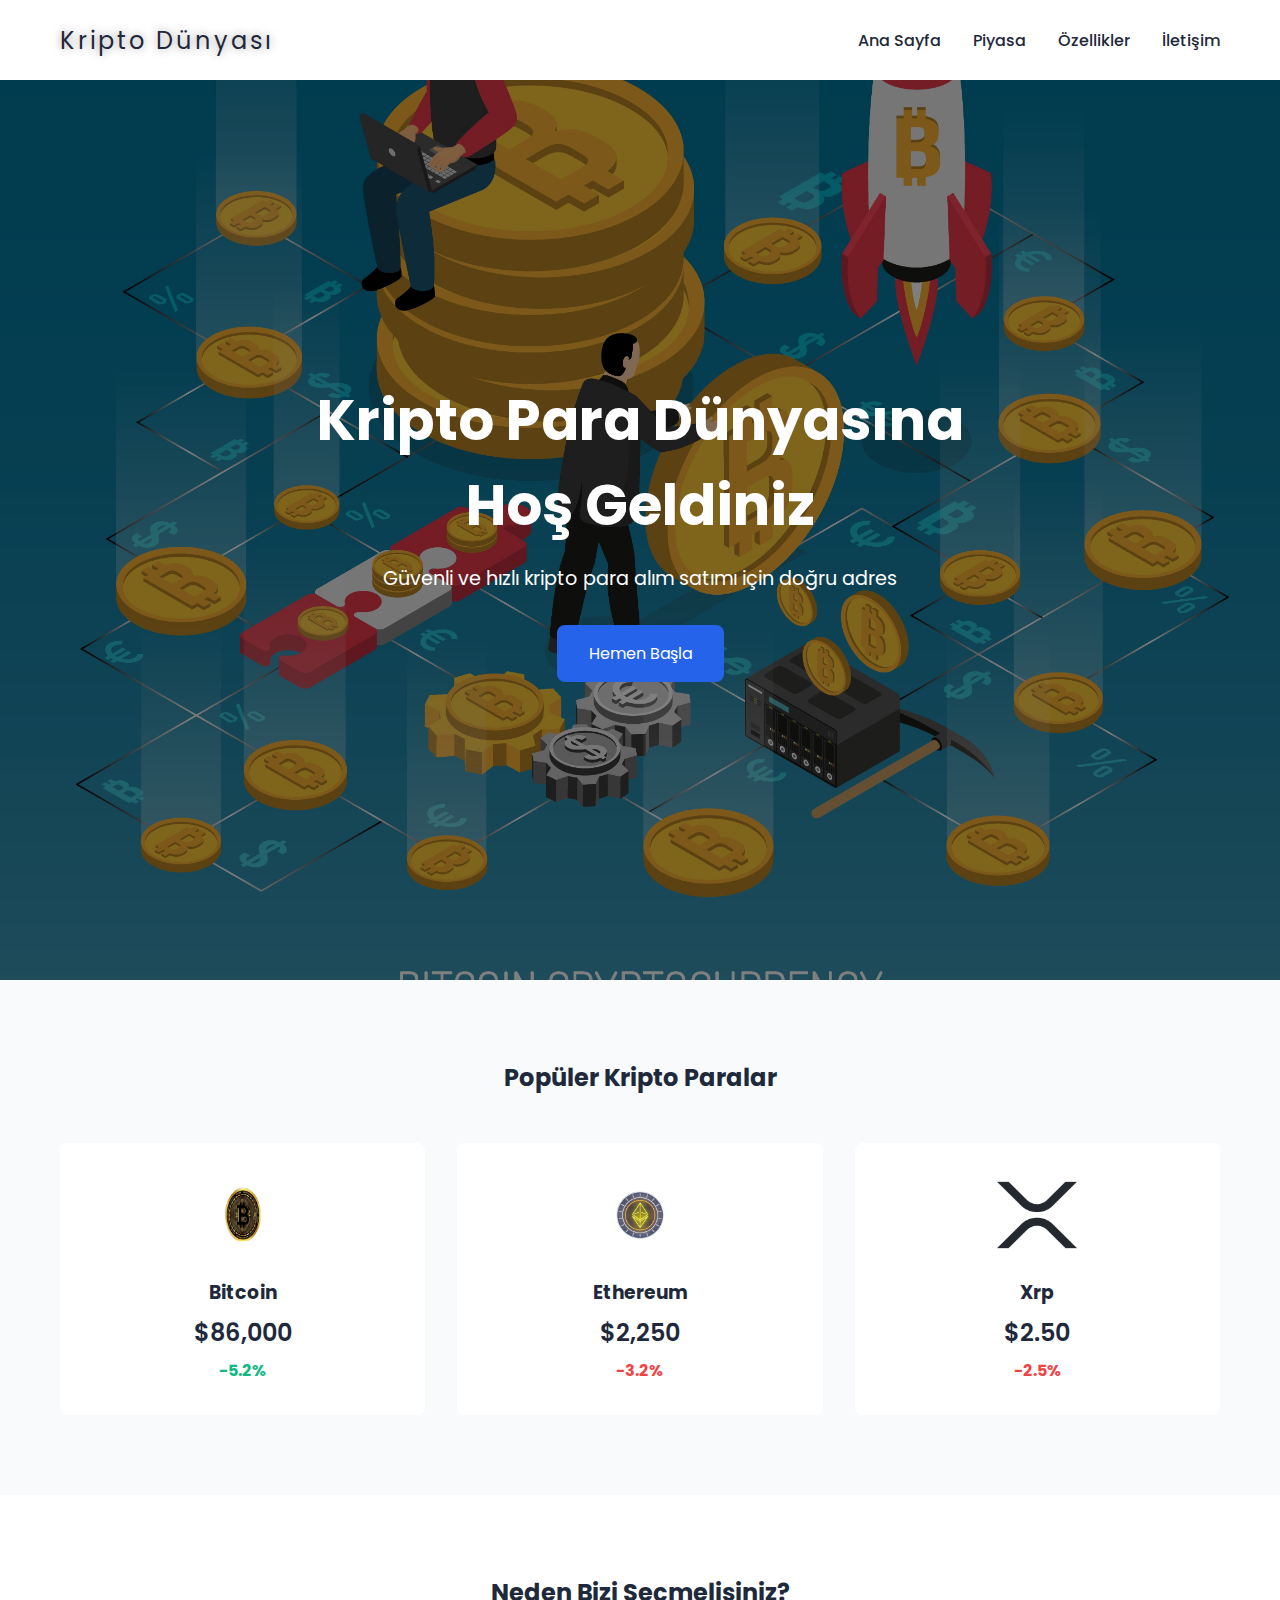
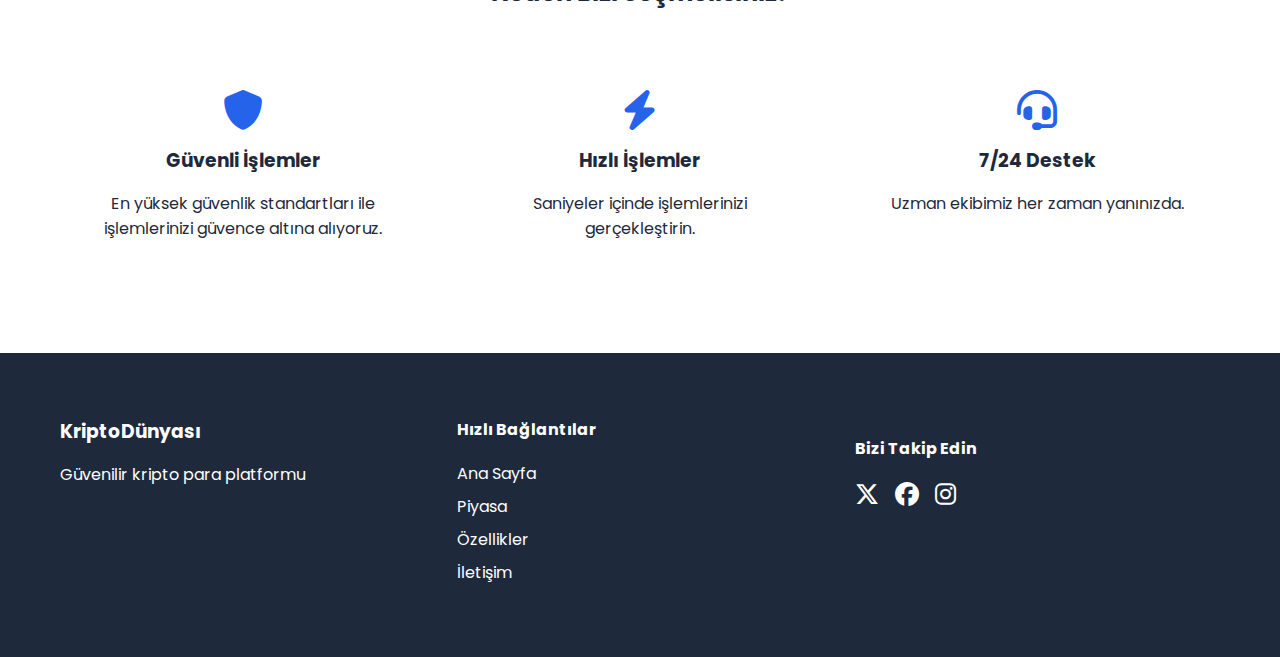
<file: projeler/kripto_dünyası/index.html>
<!DOCTYPE html>
<html lang="en">
  <head>
    <meta charset="UTF-8" />
    <meta name="viewport" content="width=device-width, initial-scale=1.0" />
    <title>Kripto Dünyası - 11 İleri Çocuk</title>
    <!-- * Css Link -->
    <link rel="stylesheet" href="./styles/style.css" />
    <!-- * Font Awesome CDN -->
    <link
      rel="stylesheet"
      href="https://cdnjs.cloudflare.com/ajax/libs/font-awesome/6.7.2/css/all.min.css"
      integrity="sha512-Evv84Mr4kqVGRNSgIGL/F/aIDqQb7xQ2vcrdIwxfjThSH8CSR7PBEakCr51Ck+w+/U6swU2Im1vVX0SVk9ABhg=="
      crossorigin="anonymous"
      referrerpolicy="no-referrer"
    />
  </head>
  <body>
    <!-- * Header -->
    <header>
      <nav class="nav container">
        <!-- Logo -->
        <a href="#" class="logo">Kripto Dünyası</a>

        <!-- Menu -->
        <div class="nav__menu" id="nav-menu">
          <ul class="nav__list">
            <li>
              <a class="nav__item" href="#">Ana Sayfa</a>
            </li>
            <li>
              <a class="nav__item" href="#">Piyasa</a>
            </li>
            <li>
              <a class="nav__item" href="#">Özellikler</a>
            </li>
            <li>
              <a class="nav__item" href="#">İletişim</a>
            </li>
          </ul>
          <!-- Close Btn -->
          <div class="nav__close" id="close-btn">
            <i class="fa-solid fa-xmark"></i>
          </div>
        </div>

        <!--  Menu Btn -->
        <div class="nav__toogle" id="menu-btn">
          <i class="fa-solid fa-bars"></i>
        </div>
      </nav>
    </header>

    <!-- Main -->
    <main>
      <!-- * Home -->
      <section id="home" class="hero">
        <div class="container">
          <div class="hero__content">
            <h1>
              Kripto Para Dünyasına <br />
              Hoş Geldiniz
            </h1>
            <p>Güvenli ve hızlı kripto para alım satımı için doğru adres</p>
            <a href="#" class="btn">Hemen Başla</a>
          </div>
        </div>
      </section>

      <!-- * Market -->
      <section class="market">
        <div class="container">
          <!-- Title -->
          <h2>Popüler Kripto Paralar</h2>

          <!-- Crypto Cards -->
          <div class="crypto-grid">
            <!-- Crypto Card -->
            <div class="crypto-card">
              <img src="./assets/bitcoin.png" alt="" />
              <h3>Bitcoin</h3>
              <p class="price">$86,000</p>
              <p class="change positive">-5.2%</p>
            </div>

            <!-- Crypto Card -->
            <div class="crypto-card">
              <img src="./assets/ethereum.png" alt="" />
              <h3>Ethereum</h3>
              <p class="price">$2,250</p>
              <p class="change negative">-3.2%</p>
            </div>

            <!-- Crypto Card -->
            <div class="crypto-card">
              <img src="./assets/xrp.png" alt="" />
              <h3>Xrp</h3>
              <p class="price">$2.50</p>
              <p class="change negative">-2.5%</p>
            </div>
          </div>
        </div>
      </section>

      <!-- * Features -->
      <section class="features">
        <div class="container">
          <!-- Title -->
          <h2>Neden Bizi Seçmelisiniz?</h2>
          <!-- Wrapper -->
          <div class="features-grid">
            <!-- Card -->
            <div class="features-card">
              <i class="fa-solid fa-shield"></i>
              <h3>Güvenli İşlemler</h3>
              <p>
                En yüksek güvenlik standartları ile işlemlerinizi güvence altına
                alıyoruz.
              </p>
            </div>
            <!-- Card -->
            <div class="features-card">
              <i class="fa-solid fa-bolt"></i>
              <h3>Hızlı İşlemler</h3>
              <p>Saniyeler içinde işlemlerinizi gerçekleştirin.</p>
            </div>
            <!-- Card -->
            <div class="features-card">
              <i class="fa-solid fa-headset"></i>
              <h3>7/24 Destek</h3>
              <p>Uzman ekibimiz her zaman yanınızda.</p>
            </div>
          </div>
        </div>
      </section>
    </main>

    <!-- * Footer -->
    <footer class="footer">
      <div class="container">
        <!-- Content -->
        <div class="footer__content">
          <!-- Info -->
          <div class="footer__info">
            <h3>KriptoDünyası</h3>
            <p>Güvenilir kripto para platformu</p>
          </div>
          <!-- Links -->
          <div class="footer__links">
            <h4>Hızlı Bağlantılar</h4>
            <ul>
              <li><a href="#"> Ana Sayfa</a></li>
              <li><a href="#">Piyasa</a></li>
              <li><a href="#">Özellikler</a></li>
              <li><a href="#">İletişim</a></li>
            </ul>
          </div>
          <!-- Social -->
          <div class="footer__social">
            <h4>Bizi Takip Edin</h4>
            <div class="icons">
              <a href="#">
                <i class="fa-brands fa-x-twitter"></i>
              </a>
              <a href="#">
                <i class="fa-brands fa-facebook"></i>
              </a>
              <a href="#">
                <i class="fa-brands fa-instagram"></i>
              </a>
            </div>
          </div>
        </div>
      </div>
    </footer>

    <!-- * Js Bağlantı -->
    <script src="./main.js"></script>
  </body>
</html>
</file>
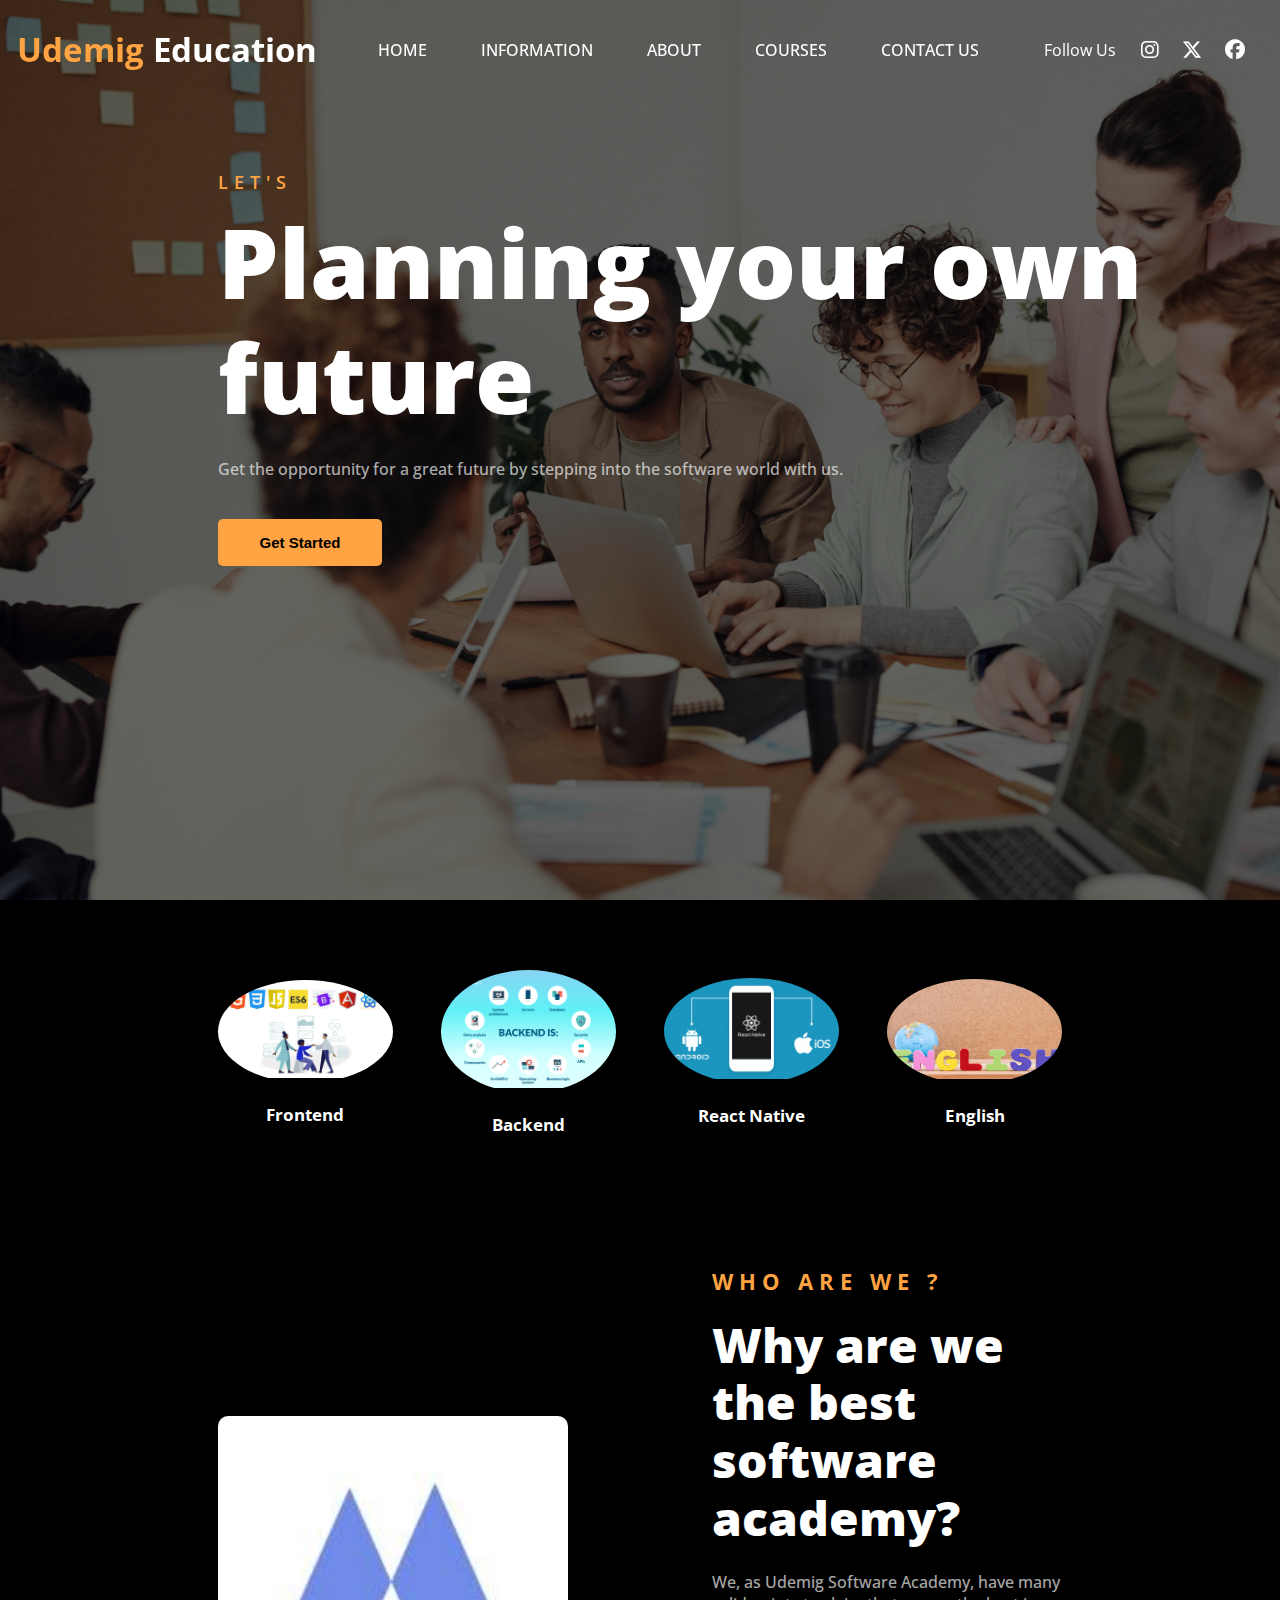
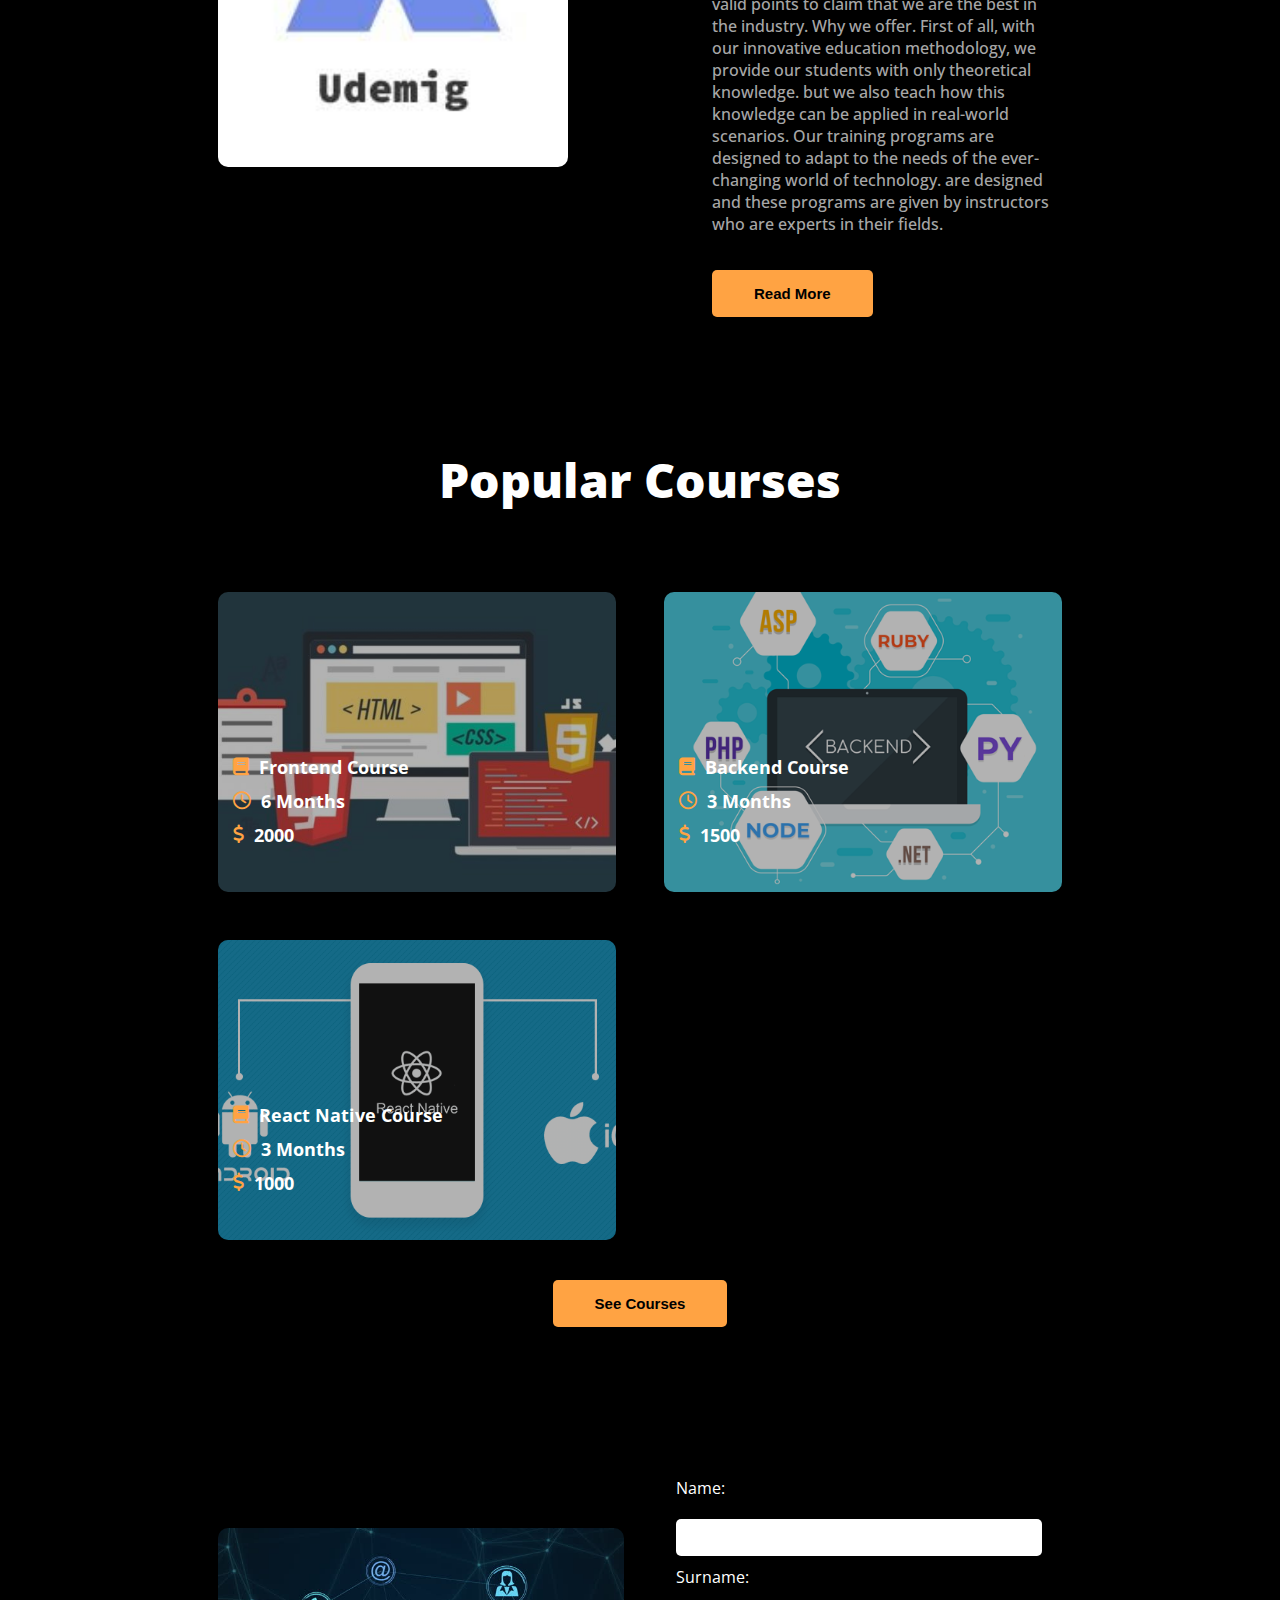
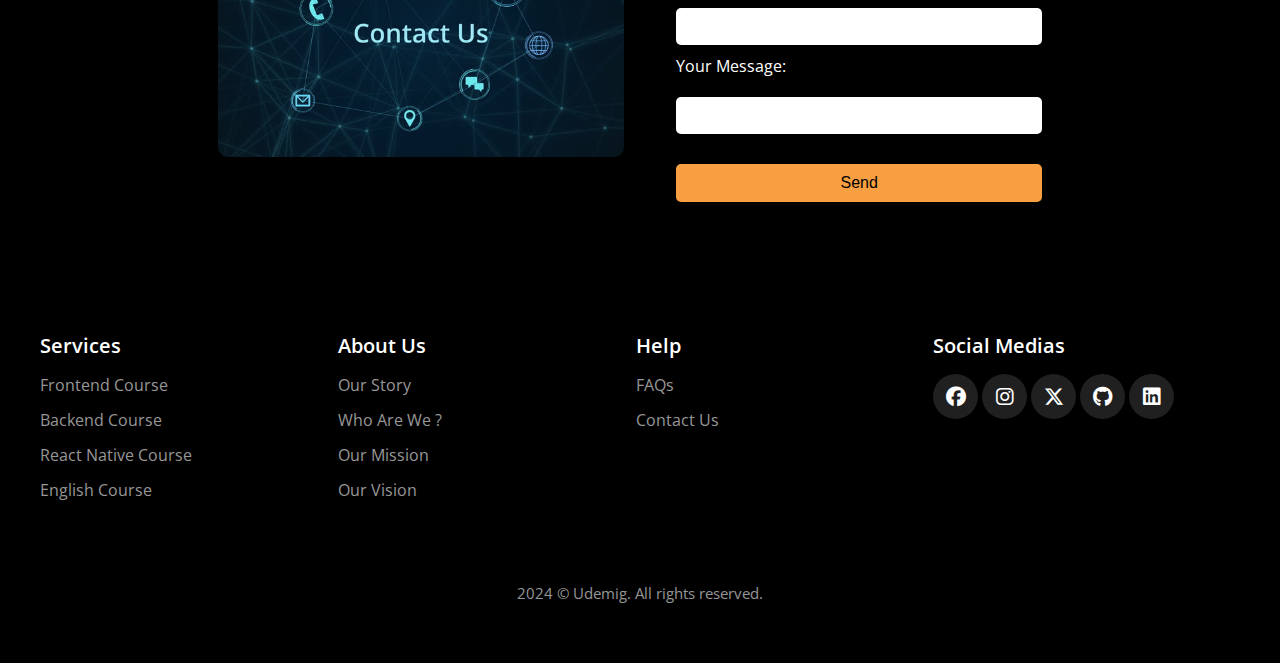
<file: projeler/udemig_education/index.html>
<!DOCTYPE html>
<html lang="en">
  <head>
    <meta charset="UTF-8" />
    <meta name="viewport" content="width=device-width, initial-scale=1.0" />
    <title>Udemig Education Scss</title>
    <!-- * Css Link -->
    <link rel="stylesheet" href="./styles/style.css" />
    <!-- * Font Awesome -->
    <link
      rel="stylesheet"
      href="https://cdnjs.cloudflare.com/ajax/libs/font-awesome/6.7.2/css/all.min.css"
      integrity="sha512-Evv84Mr4kqVGRNSgIGL/F/aIDqQb7xQ2vcrdIwxfjThSH8CSR7PBEakCr51Ck+w+/U6swU2Im1vVX0SVk9ABhg=="
      crossorigin="anonymous"
      referrerpolicy="no-referrer"
    />
  </head>
  <body>
    <!-- * Header -->
    <header>
      <!-- Logo -->
      <a href="#" class="logo"><span>Udemig</span> Education</a>

      <!-- Navigation -->
      <nav>
        <li><a href="#">Home</a></li>
        <li><a href="#">Information</a></li>
        <li><a href="#">About</a></li>
        <li><a href="#">Courses</a></li>
        <li><a href="#">Contact Us</a></li>
      </nav>

      <!-- Social Media -->
      <div class="social-media">
        <a href="#">Follow Us</a>
        <a href="#"><i class="fa-brands fa-instagram"></i></a>
        <a href="#"><i class="fa-brands fa-x-twitter"></i></a>
        <a href="#"><i class="fa-brands fa-facebook"></i></a>
      </div>
    </header>

    <!-- * Home  -->
    <section class="home">
      <!-- text -->
      <div class="home-text">
        <h5>Let's</h5>
        <h1>Planning your own future</h1>
        <p>
          Get the opportunity for a great future by stepping into the software
          world with us.
        </p>
        <button class="btn">Get Started</button>
      </div>
    </section>

    <!-- * Educations -->
    <section class="educations">
      <!-- Course Container -->
      <div class="education-content">
        <!-- Course -->
        <div class="course-card">
          <!-- Image -->
          <div class="course-image">
            <img src="./images/frontend-img.png" alt="course-image" />
          </div>

          <!-- Title -->
          <h4>Frontend</h4>
        </div>

        <!-- Course -->
        <div class="course-card">
          <!-- Image -->
          <div class="course-image">
            <img src="./images/backend-course.png" alt="course-image" />
          </div>

          <!-- Title -->
          <h4>Backend</h4>
        </div>
        <!-- Course -->
        <div class="course-card">
          <!-- Image -->
          <div class="course-image">
            <img src="./images/native-img.png" alt="course-image" />
          </div>

          <!-- Title -->
          <h4>React Native</h4>
        </div>
        <!-- Course -->
        <div class="course-card">
          <!-- Image -->
          <div class="course-image">
            <img src="./images/english-img.jpeg" alt="course-image" />
          </div>

          <!-- Title -->
          <h4>English</h4>
        </div>
      </div>
    </section>

    <!-- * About -->
    <section class="about-us">
      <!-- Image -->
      <div class="about-us-image">
        <img src="./images/udemig-logo.jpeg" alt="logo" />
      </div>

      <!-- Text -->
      <div class="about-us-text">
        <h5>Who are we ?</h5>
        <h2>Why are we the best software academy?</h2>
        <p>
          We, as Udemig Software Academy, have many valid points to claim that
          we are the best in the industry. Why we offer. First of all, with our
          innovative education methodology, we provide our students with only
          theoretical knowledge. but we also teach how this knowledge can be
          applied in real-world scenarios. Our training programs are designed to
          adapt to the needs of the ever-changing world of technology. are
          designed and these programs are given by instructors who are experts
          in their fields.
        </p>
        <button class="btn">Read More</button>
      </div>
    </section>

    <!-- * Top Educations -->
    <section class="top-education">
      <!-- Title -->
      <div class="center">
        <h2>Popular Courses</h2>
      </div>

      <!-- Educations -->
      <div class="educations">
        <!-- Education Card -->
        <div class="education-card">
          <!-- Image -->
          <img src="./images/frontend-course-img.jpeg" alt="course-image" />
          <!-- Content -->
          <div class="content">
            <h3><i class="fa-solid fa-book"></i> Frontend Course</h3>
            <h3><i class="fa-regular fa-clock"></i> 6 Months</h3>
            <h3><i class="fa-solid fa-dollar-sign"></i> 2000</h3>
          </div>
        </div>
        <!-- Education Card -->
        <div class="education-card">
          <!-- Image -->
          <img src="./images/backend-img.png" alt="course-image" />
          <!-- Content -->
          <div class="content">
            <h3><i class="fa-solid fa-book"></i> Backend Course</h3>
            <h3><i class="fa-regular fa-clock"></i> 3 Months</h3>
            <h3><i class="fa-solid fa-dollar-sign"></i> 1500</h3>
          </div>
        </div>
        <!-- Education Card -->
        <div class="education-card">
          <!-- Image -->
          <img src="./images/native-img.png" alt="course-image" />
          <!-- Content -->
          <div class="content">
            <h3><i class="fa-solid fa-book"></i> React Native Course</h3>
            <h3><i class="fa-regular fa-clock"></i> 3 Months</h3>
            <h3><i class="fa-solid fa-dollar-sign"></i> 1000</h3>
          </div>
        </div>
      </div>

      <!-- Button -->
      <div class="center">
        <button class="btn">See Courses</button>
      </div>
    </section>

    <!-- * Contact Us -->
    <section class="contact-us">
      <!-- Image -->
      <div class="contact-us-image">
        <img src="./images/contact-us.jpeg" alt="contact-image" />
      </div>

      <!-- Form -->

      <form>
        <label>Name:</label>
        <input type="text" />
        <label>Surname:</label>
        <input type="text" />
        <label>Your Message:</label>
        <input type="text" />

        <button>Send</button>
      </form>
    </section>

    <!-- * Footer -->
    <footer>
      <!-- Top -->
      <div class="footer-container">
        <!-- Footer Box -->
        <div class="footer-box">
          <h3>Services</h3>

          <a href="#"> Frontend Course</a>
          <a href="#">Backend Course</a>
          <a href="#">React Native Course</a>
          <a href="#">English Course</a>
        </div>
        <!-- Footer Box -->
        <div class="footer-box">
          <h3>About Us</h3>

          <a href="#">Our Story</a>
          <a href="#">Who Are We ?</a>
          <a href="#">Our Mission</a>
          <a href="#">Our Vision</a>
        </div>
        <!-- Footer Box -->
        <div class="footer-box">
          <h3>Help</h3>

          <a href="#">FAQs</a>
          <a href="#">Contact Us</a>
        </div>
        <!-- Footer Box -->
        <div class="footer-box">
          <h3>Social Medias</h3>

          <div class="socials">
            <a href="#">
              <i class="fa-brands fa-facebook"></i>
            </a>
            <a href="#">
              <i class="fa-brands fa-instagram"></i>
            </a>
            <a href="#">
              <i class="fa-brands fa-x-twitter"></i>
            </a>
            <a href="#">
              <i class="fa-brands fa-github"></i>
            </a>
            <a href="#">
              <i class="fa-brands fa-linkedin"></i>
            </a>
          </div>
        </div>
      </div>

      <!-- Bottom -->
      <div class="copyright">
        <p>2024 © Udemig. All rights reserved.</p>
      </div>
    </footer>
  </body>
</html>
</file>
<file: projeler/kripto_dünyası/styles/style.css>
@import url("https://fonts.googleapis.com/css2?family=Poppins:ital,wght@0,100;0,200;0,300;0,400;0,500;0,600;0,700;0,800;0,900;1,100;1,200;1,300;1,400;1,500;1,600;1,700;1,800;1,900&display=swap");
* {
  margin: 0;
  padding: 0;
  box-sizing: border-box;
  list-style: none;
  text-decoration: none;
  border: none;
  outline: none;
}

header {
  background-color: #ffffff;
  position: sticky;
  top: 0;
  width: 100%;
  z-index: 100;
}
header .nav {
  display: flex;
  align-items: center;
  justify-content: space-between;
  height: 80px;
}
header .nav .logo {
  font-size: 24px;
  letter-spacing: 3px;
  color: #1e293b;
  text-shadow: 0 0 10px rgba(0, 0, 0, 0.4);
  cursor: pointer;
}
@media (max-width: 768px) {
  header .nav__menu {
    position: fixed;
    top: 0;
    right: -100%;
    background-color: #ffffff;
    width: 70%;
    height: 100vh;
    padding: 4rem 0 0 3rem;
    box-shadow: -1px 0 4px rgba(0, 0, 0, 0.1);
    transition: all 0.4s ease-in-out;
  }
}
header .nav__menu.show-menu {
  right: 0;
}
header .nav__list {
  display: flex;
  gap: 2rem;
}
@media (max-width: 768px) {
  header .nav__list {
    flex-direction: column;
    row-gap: 1.5rem;
  }
}
header .nav__item {
  color: #1e293b;
  font-weight: 500;
  transition: all 0.3s ease;
}
header .nav__item:hover {
  color: #2563eb;
}
header .nav #menu-btn {
  font-size: 1.5rem;
  display: none;
  cursor: pointer;
  color: #1e293b;
}
@media (max-width: 768px) {
  header .nav #menu-btn {
    display: block;
  }
}
header .nav #close-btn {
  display: none;
}
@media (max-width: 768px) {
  header .nav #close-btn {
    display: block;
    position: absolute;
    top: 1rem;
    right: 1.5rem;
    font-size: 1.5rem;
    cursor: pointer;
  }
  header .nav #close-btn:hover {
    color: #2563eb;
  }
}

.hero {
  background-image: url("../assets/hero.jpg");
  height: 100vh;
  background-size: cover;
  background-position: center;
  display: flex;
  align-items: center;
  justify-content: center;
  overflow: hidden;
  position: relative;
}
.hero::before {
  content: "";
  position: absolute;
  top: 0;
  left: 0;
  width: 100%;
  height: 100%;
  background-color: rgba(0, 0, 0, 0.5);
  z-index: 0;
}
.hero__content {
  position: relative;
  z-index: 1;
  color: #ffffff;
  text-align: center;
}
.hero__content h1 {
  font-size: 3.5rem;
  margin-bottom: 1rem;
}
@media (max-width: 768px) {
  .hero__content h1 {
    font-size: 2rem;
  }
}
.hero__content p {
  font-size: 1.2rem;
  margin-bottom: 2rem;
}
.hero__content .btn {
  display: inline-block;
  padding: 1rem 2rem;
  background-color: #2563eb;
  border-radius: 8px;
  color: #ffffff;
  transition: all 0.3s ease;
}
.hero__content .btn:hover {
  background-color: #1e40af;
}
@media (max-width: 768px) {
  .hero__content .btn {
    padding: 0.5rem 1rem;
    font-size: 1rem;
  }
}

.market {
  padding: 5rem 0;
}
.market h2 {
  text-align: center;
  margin-bottom: 3rem;
}
.market .crypto-grid {
  display: grid;
  grid-template-columns: repeat(auto-fit, minmax(280px, 1fr));
  gap: 2rem;
}
.market .crypto-grid .crypto-card {
  background-color: #ffffff;
  padding: 2rem;
  text-align: center;
  border-radius: 8px;
  transition: all 0.3s ease;
}
.market .crypto-grid .crypto-card:hover {
  box-shadow: 0 10px 20px rgba(0, 0, 0, 0.1);
  transform: translateY(-5px);
}
.market .crypto-grid .crypto-card img {
  width: 80px;
  height: 80px;
  margin-bottom: 1rem;
}
.market .crypto-grid .crypto-card .price {
  font-size: 1.5rem;
  font-weight: 600;
  margin: 0.5rem 0;
}
.market .crypto-grid .crypto-card .change {
  font-weight: bold;
}
.market .crypto-grid .crypto-card .change.positive {
  color: #10b981;
}
.market .crypto-grid .crypto-card .change.negative {
  color: #ef4444;
}

.features {
  background-color: #ffffff;
  padding: 5rem 0;
}
.features h2 {
  text-align: center;
  margin-bottom: 3rem;
}
.features .features-grid {
  display: grid;
  grid-template-columns: repeat(auto-fit, minmax(280px, 1fr));
  gap: 2rem;
}
.features .features-grid .features-card {
  text-align: center;
  padding: 2rem;
}
.features .features-grid .features-card i {
  font-size: 2.5rem;
  color: #2563eb;
  margin-bottom: 1rem;
}
.features .features-grid .features-card h3 {
  margin-bottom: 1rem;
}

.footer {
  background-color: #1e293b;
  color: #ffffff;
  padding: 4rem 0;
}
.footer__content {
  display: grid;
  grid-template-columns: repeat(auto-fit, minmax(250px, 1fr));
  gap: 2rem;
}
.footer__info h3 {
  margin-bottom: 1rem;
}
.footer__links h4 {
  margin-bottom: 1.2rem;
}
.footer__links ul li {
  margin-bottom: 0.5rem;
}
.footer__links ul li a {
  color: #ffffff;
  transition: all 0.3s ease;
}
.footer__links ul li a:hover {
  color: #2563eb;
}
.footer__social h4 {
  margin-top: 1.2rem;
}
.footer__social .icons {
  display: flex;
  margin-top: 1rem;
  gap: 1rem;
}
.footer__social .icons a {
  color: #ffffff;
  font-size: 1.5rem;
  transition: all 0.3s ease;
}
.footer__social .icons a:hover {
  color: #2563eb;
}

body {
  font-family: "Poppins", sans-serif;
  background-color: #f8fafc;
  color: #1e293b;
}

.container {
  max-width: 1200px;
  margin: 0 auto;
  padding: 0 20px;
}/*# sourceMappingURL=style.css.map */
</file>
<file: projeler/udemig_education/styles/style.css>
@import url("https://fonts.googleapis.com/css2?family=Open+Sans:ital,wght@0,300..800;1,300..800&display=swap");
header {
  justify-content: space-between;
  position: fixed;
  width: 100%;
  padding: 27px 17px;
  z-index: 100;
}
header .logo {
  font-size: 33px;
  font-weight: 700;
}
header .logo span {
  color: #ffa343;
}
header nav {
  gap: 10px;
}
header nav li a {
  font-size: 1rem;
  font-weight: 500;
  margin: 15px 22px;
  text-transform: uppercase;
}
header nav li a:hover {
  color: #ffa343;
}
header .social-media a {
  font-size: 20px;
  margin-right: 18px;
  margin-left: 5px;
}
header .social-media a:hover {
  color: #ffa343;
  transform: translateY(-3px);
}
header .social-media a:first-child {
  font-size: 1rem;
  margin-right: 20px;
}

@media (max-width: 1200px) {
  nav a {
    display: none;
  }
}
@media (max-width: 1000px) {
  header {
    justify-content: center;
  }
  header .logo {
    display: block !important;
  }
  header a {
    display: none;
  }
}
@media (max-width: 800px) {
  .logo {
    font-size: 25px;
  }
}
.home {
  background: linear-gradient(to left, rgba(0, 0, 0, 0.6), rgba(0, 0, 0, 0.6)), url("../images/group.jpeg");
  height: 100vh;
  background-size: cover;
  background-position: bottom center;
  position: relative;
}
.home .home-text {
  position: absolute;
  margin-top: 100px;
}
.home .home-text h5 {
  font-size: 18px;
  font-weight: 600;
  margin-bottom: 10px;
  text-transform: uppercase;
  color: #ffa343;
  letter-spacing: 6px;
}
.home .home-text h1 {
  font-size: 6rem;
  font-weight: 800;
  line-height: 1.2;
  margin-bottom: 20px;
}
.home .home-text p {
  font-size: 1rem;
  font-weight: 500;
  line-height: 30px;
  margin-bottom: 35px;
  color: rgba(255, 255, 255, 0.6705882353);
}

@media (max-width: 1200px) {
  .home {
    position: relative;
  }
  .home .home-text {
    padding: 20px;
    position: absolute;
    left: 50%;
    top: 50%;
    transform: translate(-50%, -50%);
  }
  .home .home-text h1 {
    font-size: 3rem;
  }
  .home .home-text .btn {
    padding: 10px 30px;
  }
}
.educations .education-content {
  display: grid;
  grid-template-columns: repeat(auto-fit, minmax(150px, auto));
  align-items: center;
  text-align: center;
  gap: 3rem;
}
.educations .education-content .course-card {
  flex-direction: column;
  justify-content: space-between;
}
.educations .education-content .course-card .course-image {
  overflow: hidden;
  width: 100%;
  height: 100%;
  margin: 0 auto;
  margin-bottom: 20px;
  border-radius: 50%;
}
.educations .education-content .course-card .course-image img {
  width: 100%;
}
.educations .education-content .course-card .course-image img:hover {
  transform: scale(1.2);
}
.educations .education-content .course-card h4 {
  font-size: 17px;
  font-weight: bold;
  cursor: pointer;
}
.educations .education-content .course-card h4:hover {
  color: #ffa343;
}

.about-us {
  display: grid;
  grid-template-columns: repeat(2, 1fr);
  align-items: center;
  gap: 9rem;
}
.about-us .about-us-image {
  width: 100%;
  display: flex;
  align-items: center;
  justify-content: center;
}
.about-us .about-us-image img {
  width: 100%;
  height: auto;
  border-radius: 10px;
}
.about-us .about-us-text h5 {
  font-size: 22px;
  font-weight: bold;
  color: #ffa343;
  letter-spacing: 6px;
  text-transform: uppercase;
  margin-bottom: 20px;
}
.about-us .about-us-text h2 {
  font-size: 3rem;
  font-weight: 800;
  margin-bottom: 25px;
  line-height: 1.2;
}
.about-us .about-us-text p {
  font-size: 1rem;
  font-weight: 500;
  color: rgba(255, 255, 255, 0.6705882353);
  margin-bottom: 35px;
}

@media (max-width: 1000px) {
  .about-us {
    grid-template-columns: 1fr;
  }
  .about-us .about-us-image img {
    max-width: 300px;
  }
  .about-us .about-us-text {
    text-align: center;
  }
}
.top-education .center {
  display: flex;
  align-items: center;
  justify-content: center;
}
.top-education h2 {
  font-size: 3rem;
  font-weight: 800;
  white-space: nowrap;
}
.top-education .btn {
  margin-top: 40px;
}
.top-education .educations {
  display: grid;
  grid-template-columns: repeat(auto-fit, minmax(250px, 1fr));
  align-items: center;
  gap: 3rem;
  margin-top: 5rem;
}
.top-education .educations .education-card {
  position: relative;
}
.top-education .educations .education-card:hover > img {
  transform: scale(1.05);
}
.top-education .educations .education-card img {
  width: 100%;
  height: 300px;
  -o-object-fit: cover;
     object-fit: cover;
  border-radius: 10px;
  display: block;
  filter: brightness(70%);
  cursor: pointer;
}
.top-education .educations .education-card .content {
  position: absolute;
  bottom: 45px;
  left: 15px;
  display: flex;
  flex-direction: column;
  gap: 10px;
}
.top-education .educations .education-card .content h3 {
  font-size: 18px;
  display: flex;
  align-items: center;
  gap: 10px;
}
.top-education .educations .education-card .content h3 i {
  color: #ffa343;
}

.contact-us {
  display: grid;
  grid-template-columns: repeat(2, 1fr);
  align-items: center;
  gap: 2rem;
}
.contact-us .contact-us-image img {
  width: 100%;
  height: auto;
  border-radius: 10px;
}
.contact-us form {
  display: flex;
  flex-direction: column;
  padding: 20px;
}
.contact-us form label {
  margin-bottom: 20px;
}
.contact-us form input,
.contact-us form button {
  padding: 10px;
  margin-bottom: 10px;
  font-size: 15px;
  border-radius: 5px;
}
.contact-us form button {
  background-color: #f8a041;
  font-size: 16px;
  margin-top: 20px;
}
.contact-us form button:hover {
  background-color: #a48032;
  color: white;
}

@media (max-width: 1000px) {
  .contact-us {
    grid-template-columns: 1fr;
  }
}
footer {
  padding: 40px;
}
footer .footer-container {
  display: grid;
  grid-template-columns: repeat(auto-fit, minmax(200px, auto));
  gap: 2rem;
}
footer .footer-container .footer-box {
  display: flex;
  flex-direction: column;
}
footer .footer-container .footer-box h3 {
  font-size: 20px;
  font-weight: 600;
  margin-bottom: 15px;
}
footer .footer-container .footer-box a {
  color: #979797;
  margin-bottom: 0.8rem;
}
footer .footer-container .footer-box a:hover {
  color: #ffffff;
  transform: translateX(-5px);
}
footer .footer-container .footer-box .socials a {
  display: inline-flex;
  height: 45px;
  width: 45px;
  background-color: #202020;
  align-items: center;
  justify-content: center;
  border-radius: 50%;
  color: #ffffff;
  font-size: 20px;
}
footer .footer-container .footer-box .socials a:hover {
  background-color: #ffa343;
  color: #000000;
  transform: translateX(-4px);
}
footer .copyright {
  text-align: center;
  padding: 20px;
  font-size: 15px;
  color: #979797;
  margin-top: 50px;
}

* {
  margin: 0;
  padding: 0;
  box-sizing: border-box;
  list-style: none;
  border: none;
  outline: none;
  scroll-behavior: smooth;
  text-decoration: none;
}

body {
  font-family: "Open Sans", sans-serif;
  background-color: #000000;
  color: #ffffff;
}

a {
  color: #ffffff;
}

.flex, header, header nav, header .social-media, .educations .education-content .course-card {
  display: flex;
  align-items: center;
}

.transition, .btn, header nav li a, header .social-media a, .educations .education-content .course-card .course-image img, .educations .education-content .course-card h4, .top-education .educations .education-card img, .contact-us form button, footer .footer-container .footer-box a {
  transition: all 0.5s ease;
}

.btn {
  display: inline-block;
  padding: 13px 40px;
  background-color: #ffa343;
  color: #000000;
  font-size: 15px;
  font-weight: 600;
  border-radius: 5px;
  border: 2px solid transparent;
}
.btn:hover {
  border: 2px solid #ffffff;
  transform: translateX(10px);
  background: transparent;
  color: #ffffff;
}

section {
  padding: 70px 17% 60px;
}/*# sourceMappingURL=style.css.map */
</file>
